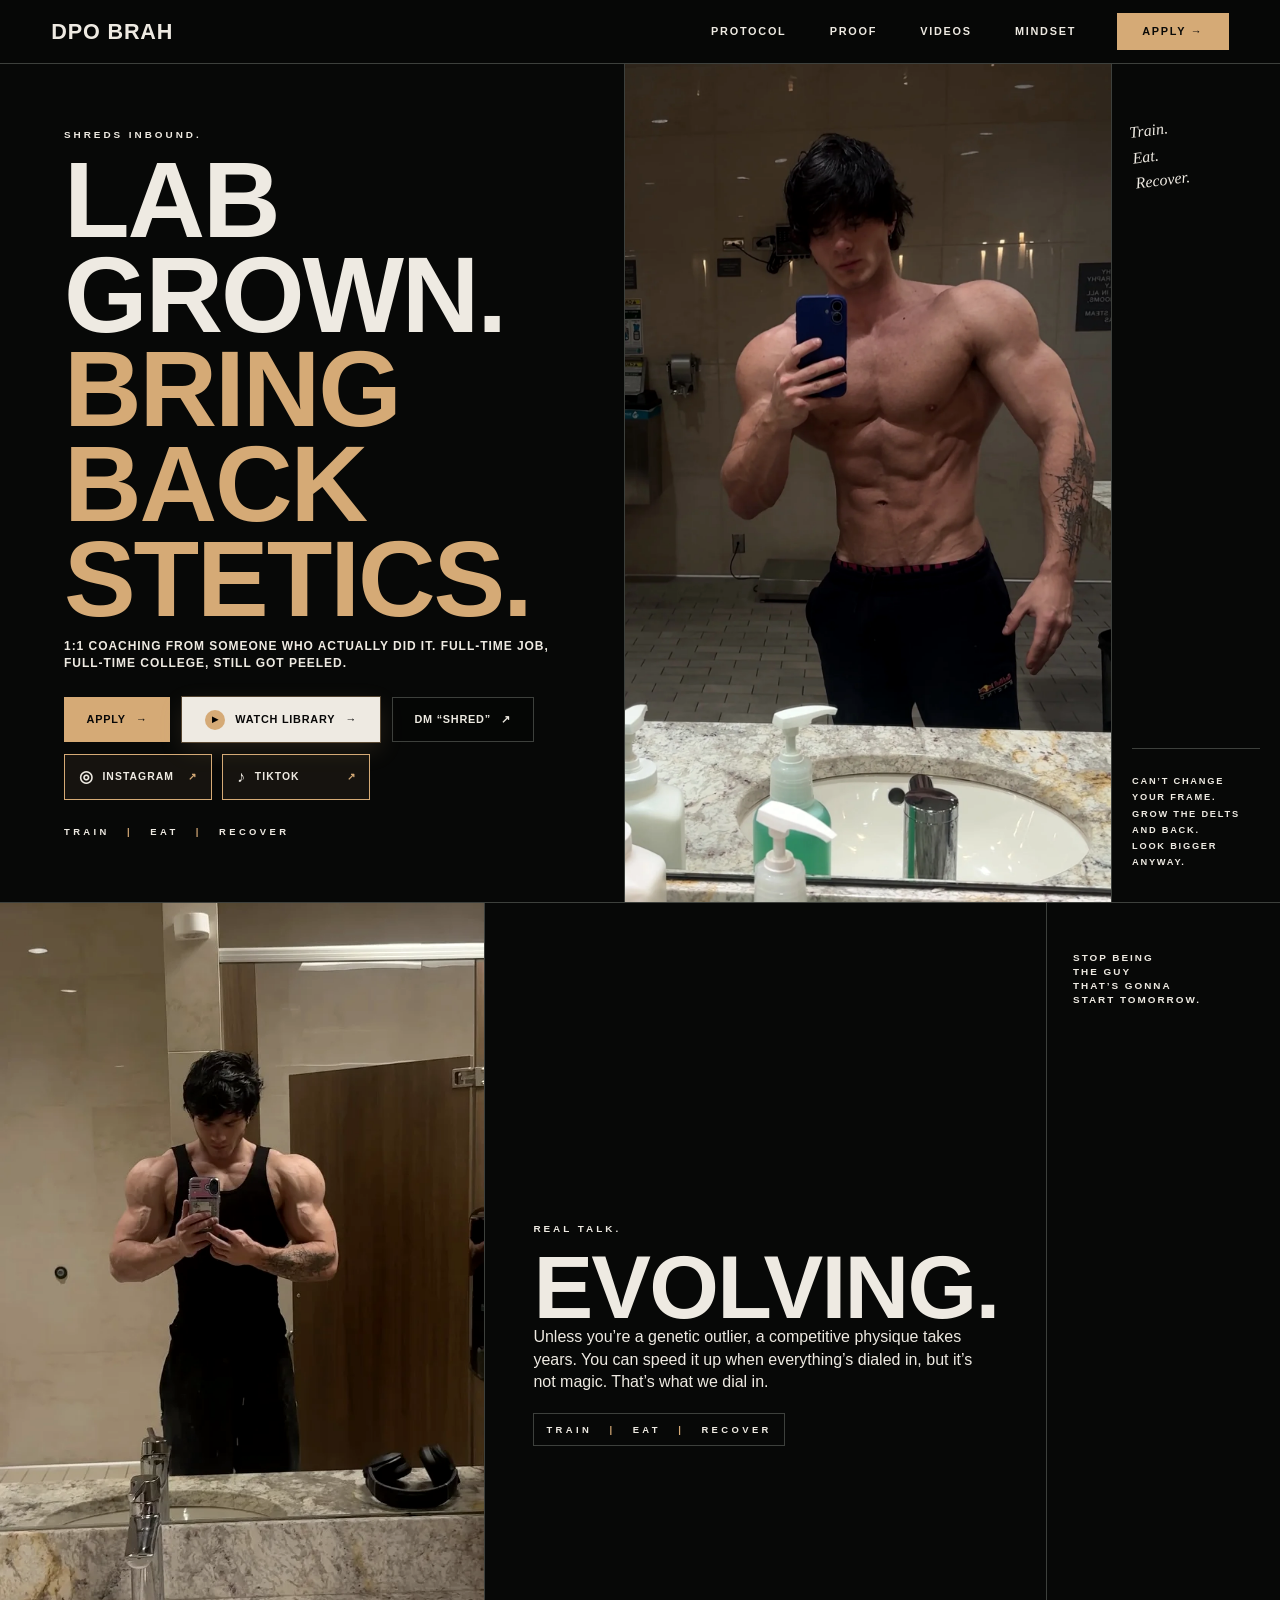
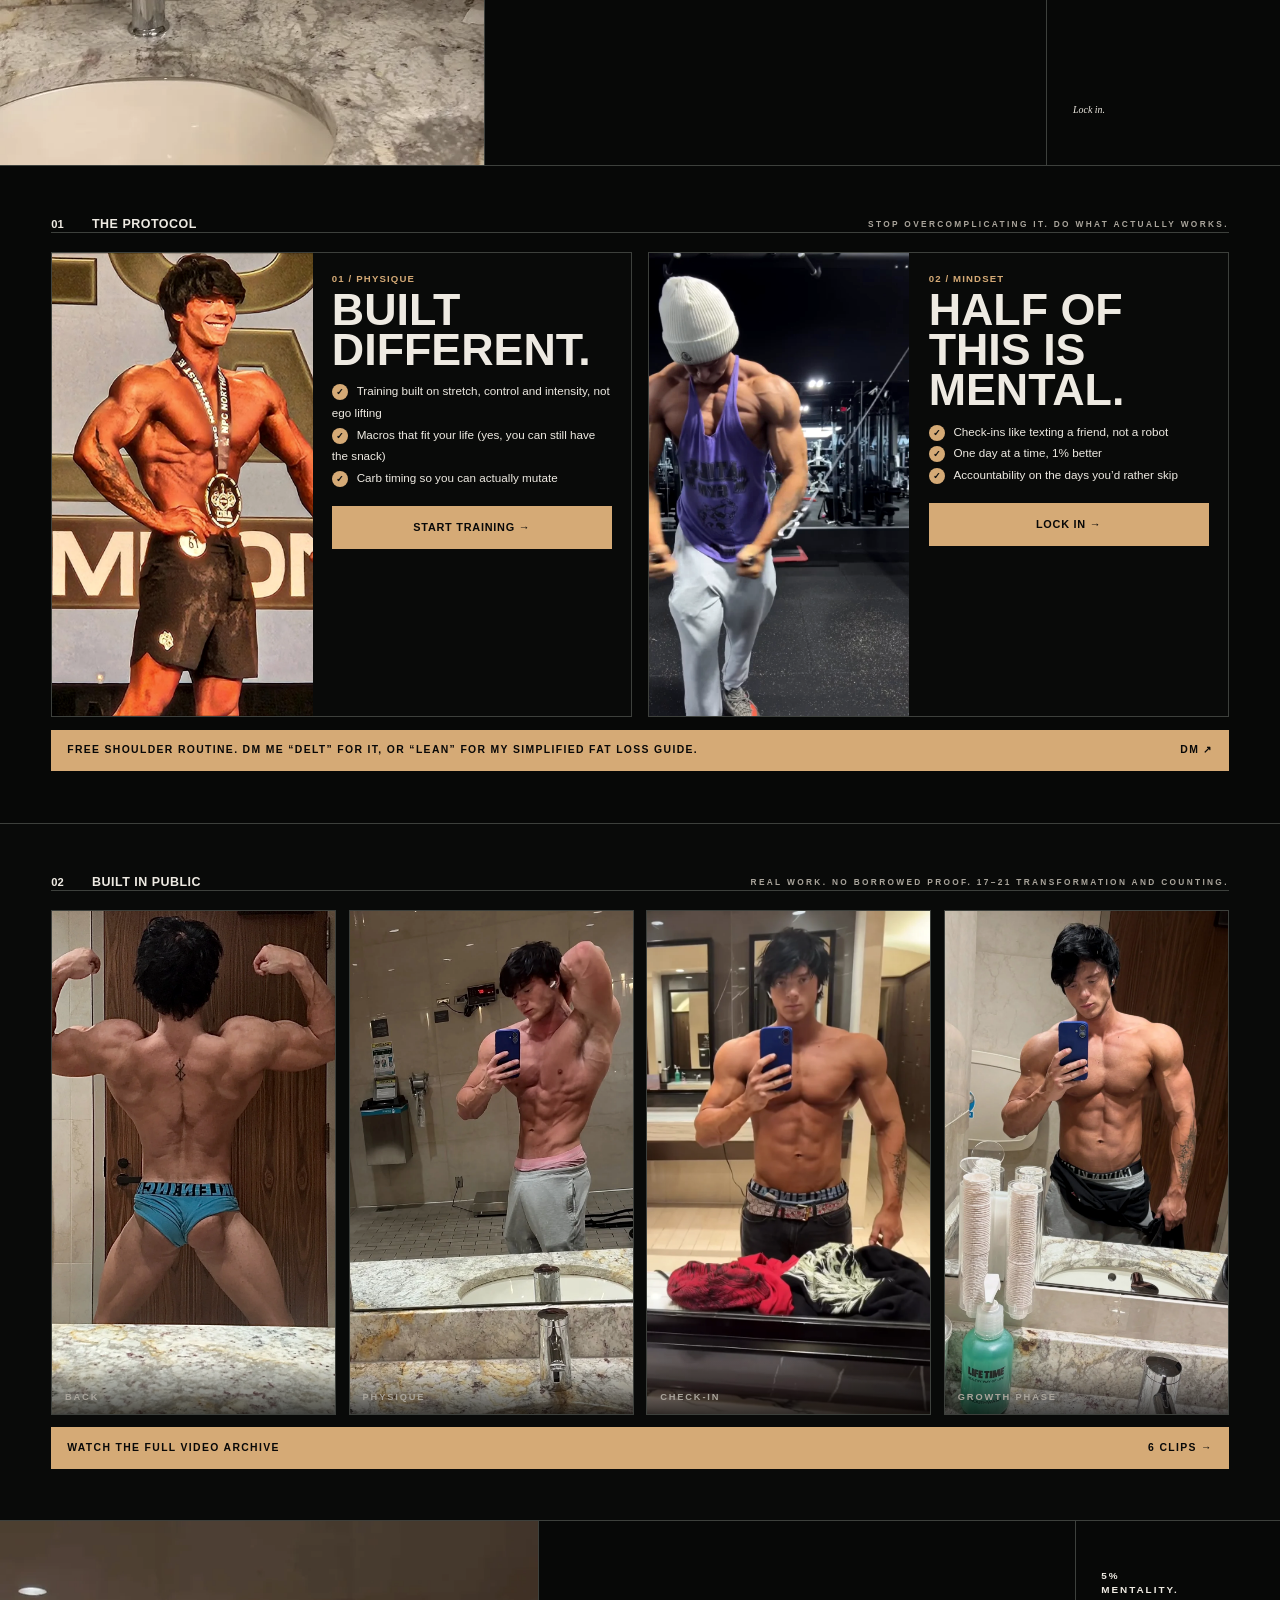
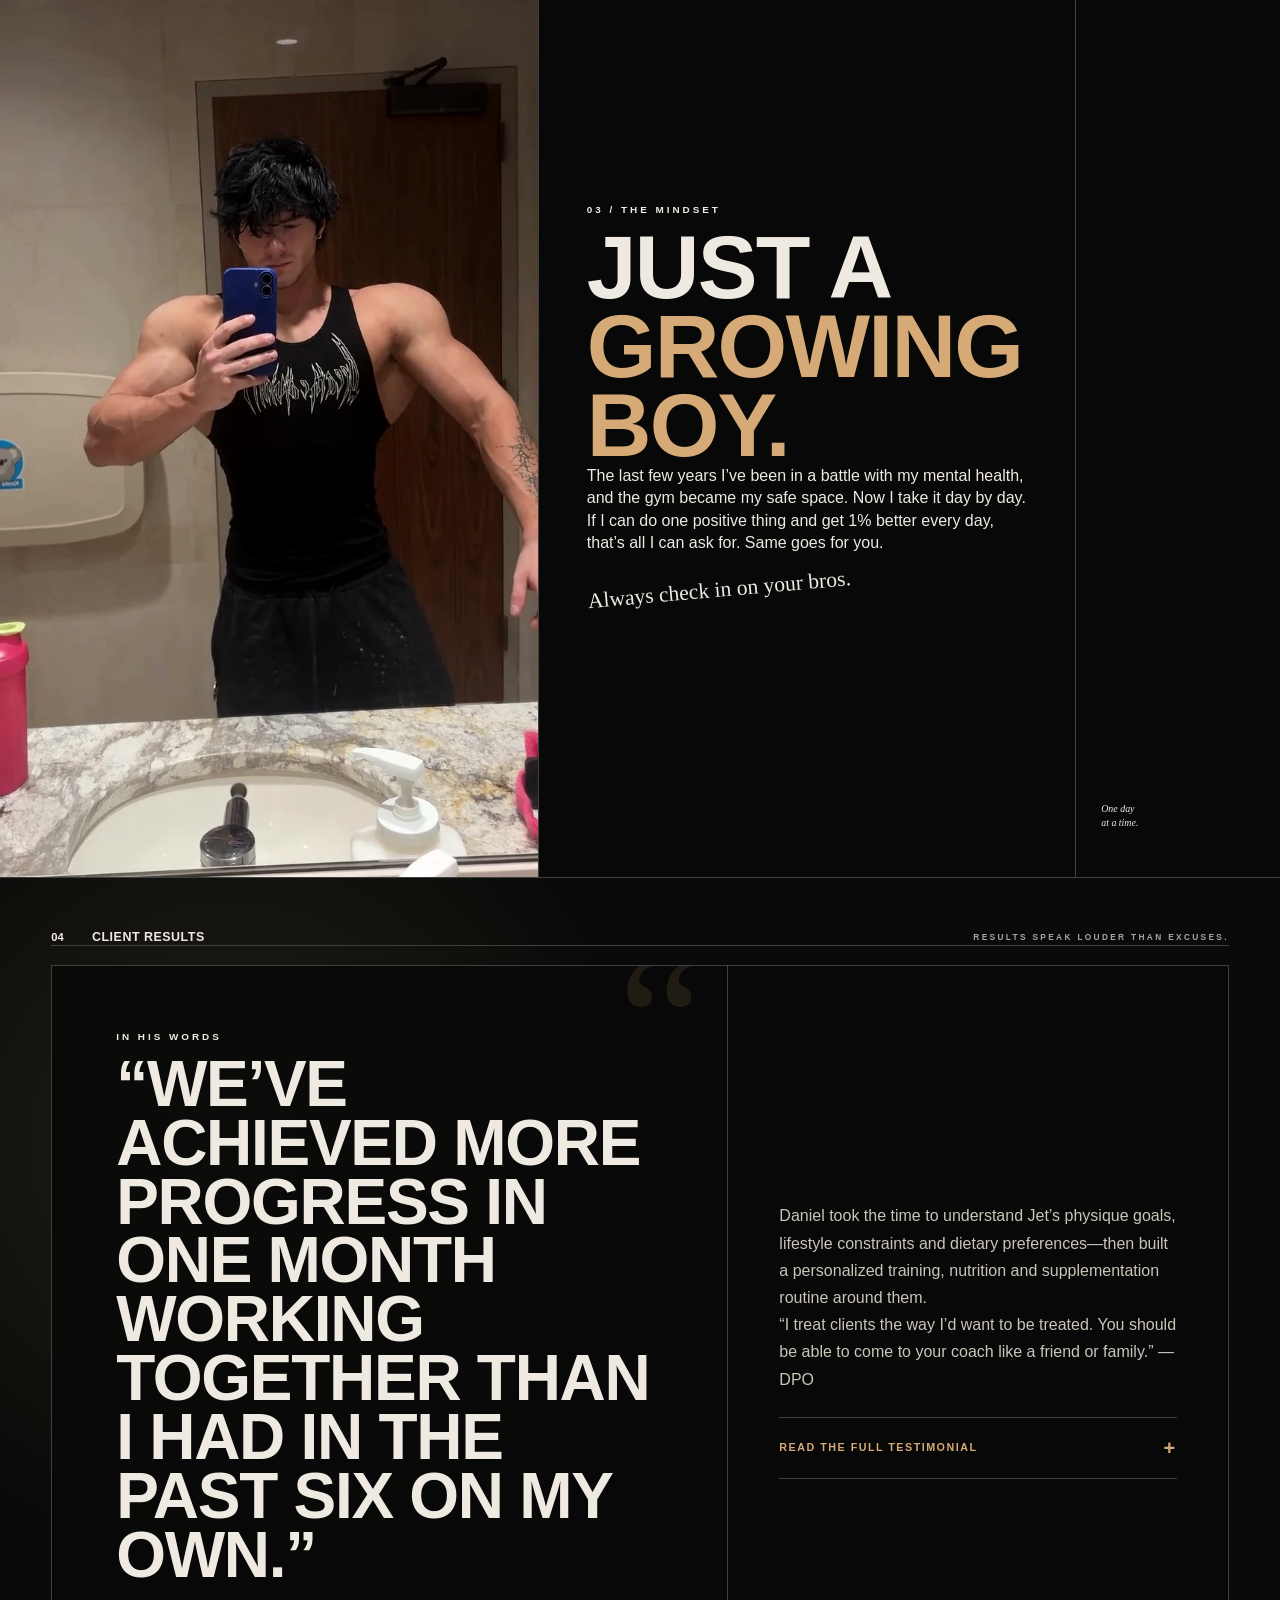
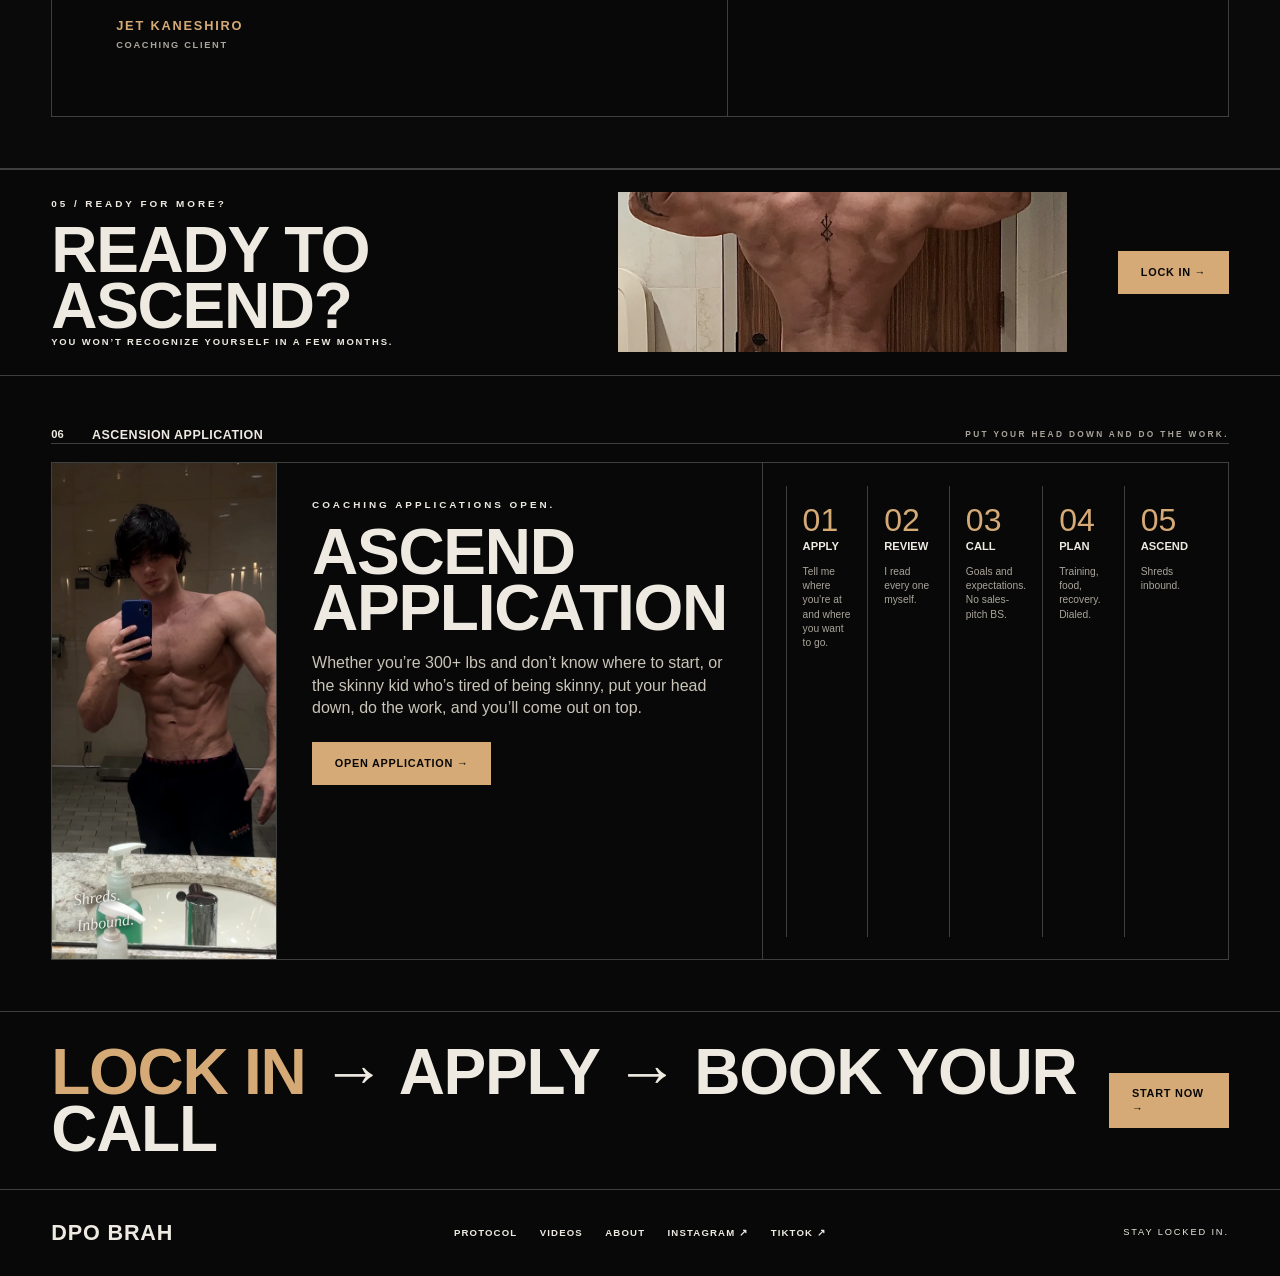
<file: index.html>
<!doctype html>
<html lang="en">
  <head>
    <meta charset="utf-8" />
    <meta name="viewport" content="width=device-width, initial-scale=1" />
    <meta name="description" content="DPO Brah — 1:1 online physique coaching. Training, food and recovery, dialed in. DM SHRED or apply." />
    <title>DPO Brah | 1:1 Coaching | Bring Back Stetics</title>
    <link rel="icon" href="favicon.svg" type="image/svg+xml" />
    <link rel="stylesheet" href="styles.css" />
    <script src="app.js" defer></script>
  </head>
  <body>
    <a class="skip-link" href="#main">Skip to content</a>
    <header class="site-header" data-header>
      <a class="wordmark" href="index.html" aria-label="DPO Brah home">DPO BRAH</a>
      <button class="menu-toggle" type="button" aria-expanded="false" aria-controls="site-nav" data-menu-toggle>Menu</button>
      <nav class="site-nav" id="site-nav" aria-label="Primary navigation" data-nav>
        <a href="#protocol">Protocol</a><a href="#proof">Proof</a><a href="videos.html">Videos</a><a href="#mindset">Mindset</a>
        <a class="nav-cta" href="/apply">Apply <span>→</span></a>
      </nav>
    </header>

    <main id="main">
      <section class="hero poster-grid" aria-labelledby="hero-title">
        <div class="hero-copy">
          <p class="kicker">shreds inbound.</p>
          <h1 id="hero-title">Lab grown.<br /><span>bring back stetics.</span></h1>
          <p class="hero-line">1:1 coaching from someone who actually did it. Full-time job, full-time college, still got peeled.</p>
          <div class="hero-actions">
            <a class="button button-primary" href="/apply">Apply <span>→</span></a>
            <a class="button button-library" href="/videos"><i class="play-dot">▶</i> Watch library <span>→</span></a>
            <a class="button button-ghost" href="https://ig.me/m/dpo_brah" target="_blank" rel="noopener noreferrer">DM “SHRED” <span>↗</span></a>
          </div>
          <nav class="social-links" aria-label="DPO Brah social media">
            <a href="https://www.instagram.com/dpo_brah/" target="_blank" rel="noopener noreferrer"><span aria-hidden="true">◎</span> Instagram <b>↗</b></a>
            <a href="https://www.tiktok.com/discover/dpo_brah" target="_blank" rel="noopener noreferrer"><span aria-hidden="true">♪</span> TikTok <b>↗</b></a>
          </nav>
          <p class="axis">Train <b>|</b> Eat <b>|</b> Recover</p>
        </div>
        <figure class="hero-media hero-photo">
          <img src="assets/images/homepage/dpo-physique.webp" alt="DPO taking a shirtless mirror portrait." fetchpriority="high" />
        </figure>
        <aside class="hero-note"><em>Train.<br />Eat.<br />Recover.</em><p>Can’t change your frame.<br />Grow the delts and back.<br />Look bigger anyway.</p></aside>
      </section>

      <section class="manifesto band-grid" aria-label="DPO philosophy">
        <figure><img src="assets/images/homepage/dpo-hero.webp" alt="DPO taking a mirror portrait in a black tank." loading="lazy" /></figure>
        <div><p class="kicker">Real talk.</p><h2>Evolving.</h2><p>Unless you’re a genetic outlier, a competitive physique takes years. You can speed it up when everything’s dialed in, but it’s not magic. That’s what we dial in.</p><p class="axis boxed">Train <b>|</b> Eat <b>|</b> Recover</p></div>
        <aside><strong>Stop being<br />the guy<br />that’s gonna<br />start tomorrow.</strong><em>Lock in.</em></aside>
      </section>

      <section class="section compact" id="protocol" aria-labelledby="protocol-title">
        <div class="section-bar"><b>01</b><h2 id="protocol-title">The protocol</h2><span>Stop overcomplicating it. Do what actually works.</span></div>
        <div class="protocol-grid">
          <article class="protocol-card">
            <img src="assets/images/homepage/dpo-competition.webp" alt="DPO on a bodybuilding competition stage." loading="lazy" />
            <div><p class="card-no">01 / PHYSIQUE</p><h3>Built different.</h3><ul><li>Training built on stretch, control and intensity, not ego lifting</li><li>Macros that fit your life (yes, you can still have the snack)</li><li>Carb timing so you can actually mutate</li></ul><a class="button button-primary" href="/apply">Start training →</a></div>
          </article>
          <article class="protocol-card">
            <img src="assets/images/homepage/dpo-gym-session.webp" alt="DPO training cable flyes in the gym." loading="lazy" />
            <div><p class="card-no">02 / MINDSET</p><h3>Half of this is mental.</h3><ul><li>Check-ins like texting a friend, not a robot</li><li>One day at a time, 1% better</li><li>Accountability on the days you’d rather skip</li></ul><a class="button button-primary" href="/apply">Lock in →</a></div>
          </article>
        </div>
        <a class="archive-strip" href="https://ig.me/m/dpo_brah" target="_blank" rel="noopener noreferrer"><span>Free shoulder routine. DM me “DELT” for it, or “LEAN” for my simplified fat loss guide.</span><b>DM ↗</b></a>
      </section>

      <section class="section compact proof" id="proof" aria-labelledby="proof-title">
        <div class="section-bar"><b>02</b><h2 id="proof-title">Built in public</h2><span>Real work. No borrowed proof. 17–21 transformation and counting.</span></div>
        <div class="proof-grid">
          <figure><img src="assets/images/homepage/dpo-back.webp" alt="DPO showing back development." loading="lazy" /><figcaption>Back</figcaption></figure>
          <figure><img src="assets/images/homepage/dpo-aesthetic.webp" alt="DPO posing with one arm overhead." loading="lazy" /><figcaption>Physique</figcaption></figure>
          <figure><img src="assets/images/homepage/dpo-check-in.webp" alt="DPO taking a shirtless mirror check-in." loading="lazy" /><figcaption>Check-in</figcaption></figure>
          <figure><img src="assets/images/homepage/dpo-detail.webp" alt="DPO taking a front mirror portrait." loading="lazy" /><figcaption>Growth phase</figcaption></figure>
        </div>
        <a class="archive-strip" href="videos.html"><span>Watch the full video archive</span><b>6 clips →</b></a>
      </section>

      <section class="mindset band-grid" id="mindset" aria-labelledby="mindset-title">
        <figure><img src="assets/images/homepage/dpo-black-tank.webp" alt="DPO taking a mirror portrait in a black tank." loading="lazy" /></figure>
        <div><p class="kicker">03 / The mindset</p><h2 id="mindset-title">Just a<br /><span>growing boy.</span></h2><p>The last few years I’ve been in a battle with my mental health, and the gym became my safe space. Now I take it day by day. If I can do one positive thing and get 1% better every day, that’s all I can ask for. Same goes for you.</p><em class="signature">Always check in on your bros.</em></div>
        <aside><strong>5%<br />mentality.</strong><em>One day<br />at a time.</em></aside>
      </section>

      <section class="section client-results" id="client-results" aria-labelledby="client-results-title">
        <div class="section-bar"><b>04</b><h2 id="client-results-title">Client results</h2><span>Results speak louder than excuses.</span></div>
        <article class="testimonial-panel">
          <div class="testimonial-feature">
            <p class="kicker">In his words</p>
            <blockquote>
              <p>“We’ve achieved more progress in one month working together than I had in the past six on my own.”</p>
            </blockquote>
            <p class="testimonial-name">Jet Kaneshiro</p>
            <p class="testimonial-role">Coaching client</p>
          </div>
          <div class="testimonial-support">
            <p>Daniel took the time to understand Jet’s physique goals, lifestyle constraints and dietary preferences—then built a personalized training, nutrition and supplementation routine around them.</p>
            <p>“I treat clients the way I’d want to be treated. You should be able to come to your coach like a friend or family.” — DPO</p>
            <details class="testimonial-details">
              <summary>Read the full testimonial <span aria-hidden="true">+</span></summary>
              <div>
                <p>When I first hired Daniel (dpo) as my coach, I was a little skeptical. I’ve never worked with a coach before, and I’ve heard of others having negative experiences with coaches underdelivering. However, after a little over a month working together, I am happy to report that I have absolutely zero regrets.</p>
                <p>From day one, dpo has been extremely professional and responsive, and we’ve achieved more progress in one month working together than I had in the past six on my own. He went to great lengths to gain a comprehensive understanding of my physique goals, lifestyle constraints, and dietary preferences to create a personalized diet, training, and supplementation routine. Dpo was happy to explain the logic behind any of the choices he made, and whenever I had any questions, of which there were many, the longest I’d usually have to wait for a response was an hour.</p>
                <p>All things considered, I would 100% recommend any prospective clients to hire dpo as a coach.</p>
              </div>
            </details>
          </div>
        </article>
      </section>

      <section class="ready-band">
        <div><p class="kicker">05 / Ready for more?</p><h2>Ready to ascend?</h2><p>You won’t recognize yourself in a few months.</p></div>
        <img src="assets/images/homepage/dpo-back.webp" alt="" loading="lazy" />
        <a class="button button-primary" href="/apply">Lock in →</a>
      </section>

      <section class="section application" id="ascend" aria-labelledby="ascend-title">
        <div class="section-bar"><b>06</b><h2 id="ascend-title">Ascension application</h2><span>Put your head down and do the work.</span></div>
        <div class="application-grid">
          <figure><img src="assets/images/homepage/dpo-physique.webp" alt="DPO physique portrait." loading="lazy" /><em>Shreds.<br />Inbound.</em></figure>
          <div class="application-copy"><p class="kicker">Coaching applications open.</p><h3>Ascend<br />application</h3><p>Whether you’re 300+ lbs and don’t know where to start, or the skinny kid who’s tired of being skinny, put your head down, do the work, and you’ll come out on top.</p><a class="button button-primary" href="/apply">Open application →</a></div>
          <ol class="process"><li><b>01</b><span>Apply</span><small>Tell me where you’re at and where you want to go.</small></li><li><b>02</b><span>Review</span><small>I read every one myself.</small></li><li><b>03</b><span>Call</span><small>Goals and expectations. No sales-pitch BS.</small></li><li><b>04</b><span>Plan</span><small>Training, food, recovery. Dialed.</small></li><li><b>05</b><span>Ascend</span><small>Shreds inbound.</small></li></ol>
        </div>
      </section>

      <section class="final-cta"><h2><span>Lock in</span> → Apply → Book your call</h2><a class="button button-primary" href="/apply">Start now →</a></section>
    </main>

    <footer class="site-footer"><a class="wordmark" href="index.html">DPO BRAH</a><nav><a href="#protocol">Protocol</a><a href="videos.html">Videos</a><a href="#mindset">About</a><a href="https://www.instagram.com/dpo_brah/" target="_blank" rel="noopener noreferrer">Instagram ↗</a><a href="https://www.tiktok.com/discover/dpo_brah" target="_blank" rel="noopener noreferrer">TikTok ↗</a></nav><p>Stay locked in.</p></footer>
  </body>
</html>
</file>
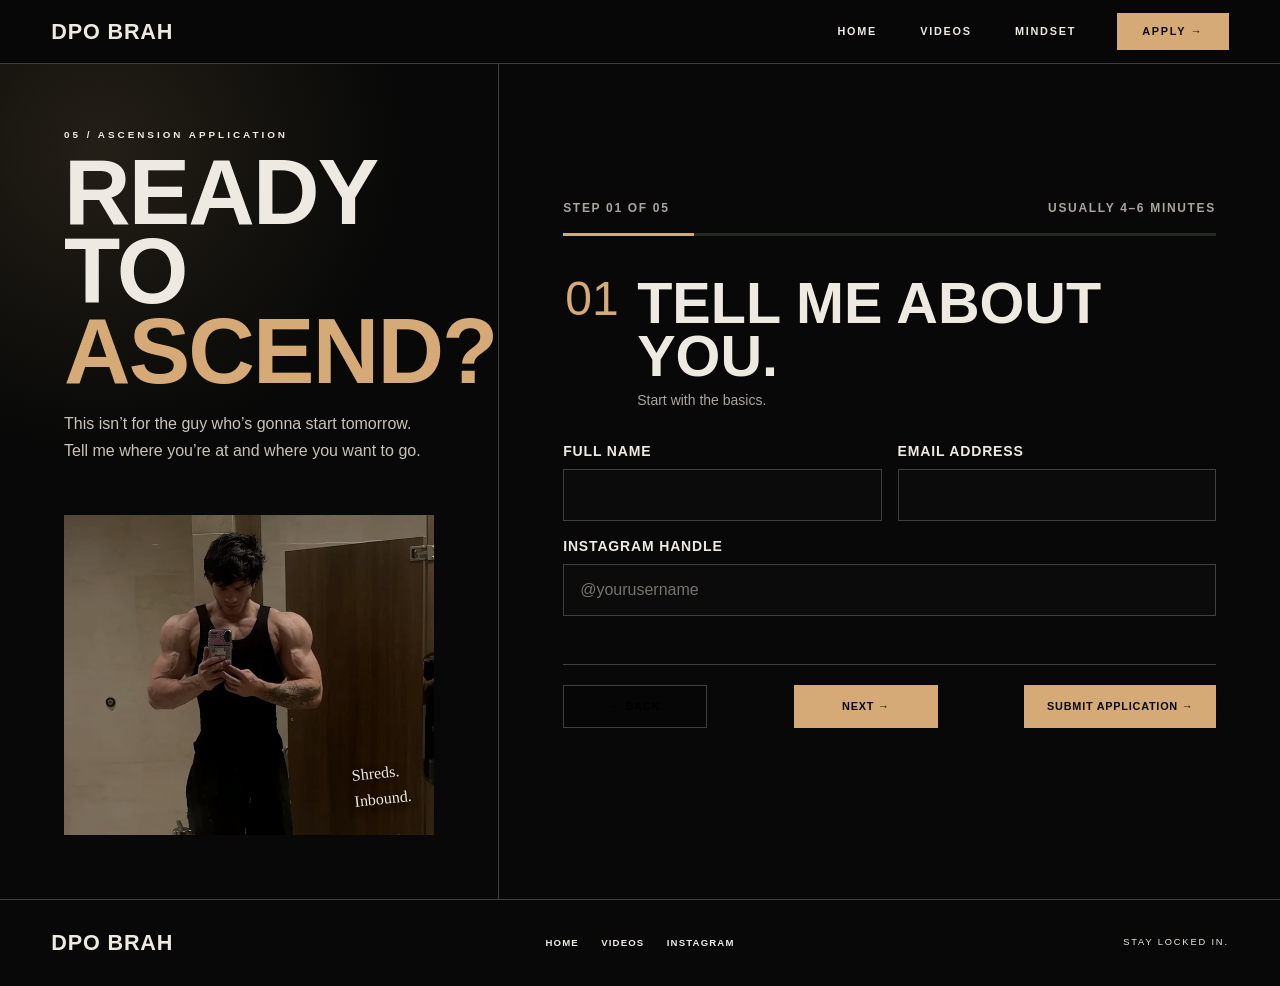
<file: apply.html>
<!doctype html>
<html lang="en">
  <head>
    <meta charset="utf-8" />
    <meta name="viewport" content="width=device-width, initial-scale=1" />
    <meta name="description" content="Apply for DPO Brah lifestyle coaching." />
    <title>Ascend Application — DPO Brah</title>
    <link rel="icon" href="favicon.svg" type="image/svg+xml" />
    <link rel="stylesheet" href="styles.css" />
    <script src="app.js" defer></script>
  </head>
  <body class="application-page">
    <a class="skip-link" href="#main">Skip to application</a>
    <header class="site-header" data-header>
      <a class="wordmark" href="index.html" aria-label="DPO Brah home">DPO BRAH</a>
      <button class="menu-toggle" type="button" aria-expanded="false" aria-controls="site-nav" data-menu-toggle>Menu</button>
      <nav class="site-nav" id="site-nav" aria-label="Primary navigation" data-nav>
        <a href="index.html">Home</a><a href="videos.html">Videos</a><a href="index.html#mindset">Mindset</a><a class="nav-cta" aria-current="page" href="/apply">Apply <span>→</span></a>
      </nav>
    </header>

    <main id="main" class="apply-layout">
      <aside class="apply-intro">
        <p class="kicker">05 / Ascension application</p>
        <h1>Ready to<br /><span>ascend?</span></h1>
        <p>This isn’t for the guy who’s gonna start tomorrow. Tell me where you’re at and where you want to go.</p>
        <div class="apply-photo"><img src="assets/images/homepage/dpo-hero.webp" alt="DPO taking a gym mirror portrait in a black tank." /><em>Shreds.<br />Inbound.</em></div>
      </aside>

      <section class="form-shell" aria-labelledby="form-title">
        <div class="form-topline"><span id="step-label">Step 01 of 05</span><span>Usually 4–6 minutes</span></div>
        <div class="form-progress" aria-hidden="true"><span data-progress></span></div>

        <form name="ascension-application" method="POST" action="/thank-you" data-netlify="true" netlify-honeypot="bot-field" data-application-form>
          <input type="hidden" name="form-name" value="ascension-application" />
          <input type="hidden" name="subject" value="New DPO Brah coaching application" />
          <p class="honeypot"><label>Do not fill this out: <input name="bot-field" /></label></p>

          <fieldset class="form-step is-active" data-step="0">
            <legend><span>01</span><strong id="form-title">Tell me about you.</strong><small>Start with the basics.</small></legend>
            <div class="field-grid two-col">
              <label>Full name <input type="text" name="full-name" autocomplete="name" required /></label>
              <label>Email address <input type="email" name="email" autocomplete="email" required /></label>
            </div>
            <label>Instagram handle <input type="text" name="instagram" autocomplete="off" placeholder="@yourusername" /></label>
          </fieldset>

          <fieldset class="form-step" data-step="1" hidden>
            <legend><span>02</span><strong>Define the target.</strong><small>What are we building toward?</small></legend>
            <label>Primary goal
              <select name="primary-goal" required><option value="">Select one</option><option>Build muscle</option><option>Lose body fat</option><option>Body recomposition</option><option>Improve training structure</option><option>Build better habits</option><option>Competition preparation</option><option>Other</option></select>
            </label>
            <label>What would a successful transformation look like for you? <textarea name="desired-outcome" rows="4" required></textarea></label>
            <label>Preferred timeframe
              <select name="timeframe" required><option value="">Select one</option><option>Next 8–12 weeks</option><option>Next 3–6 months</option><option>Next 6–12 months</option><option>Long-term lifestyle change</option></select>
            </label>
          </fieldset>

          <fieldset class="form-step" data-step="2" hidden>
            <legend><span>03</span><strong>Show me the baseline.</strong><small>Where are you starting?</small></legend>
            <label>Training experience
              <select name="training-experience" required><option value="">Select one</option><option>New — less than 1 year</option><option>Developing — 1 to 3 years</option><option>Experienced — 3 to 5 years</option><option>Advanced — more than 5 years</option></select>
            </label>
            <label>Describe your current training routine. <textarea name="current-routine" rows="4" required></textarea></label>
            <label>Anything that currently affects your ability to train? <textarea name="limitations" rows="3" placeholder="Optional — share only what is relevant to coaching"></textarea></label>
          </fieldset>

          <fieldset class="form-step" data-step="3" hidden>
            <legend><span>04</span><strong>Audit the lifestyle.</strong><small>The work outside the gym counts.</small></legend>
            <label>How many days per week can you consistently train?
              <select name="weekly-availability" required><option value="">Select one</option><option>2 days</option><option>3 days</option><option>4 days</option><option>5 days</option><option>6 or more days</option></select>
            </label>
            <div class="choice-field"><span>How consistent is your nutrition right now?</span>
              <label><input type="radio" name="nutrition-consistency" value="Needs structure" required /> Needs structure</label>
              <label><input type="radio" name="nutrition-consistency" value="Somewhat consistent" /> Somewhat consistent</label>
              <label><input type="radio" name="nutrition-consistency" value="Highly consistent" /> Highly consistent</label>
            </div>
          </fieldset>

          <fieldset class="form-step" data-step="4" hidden>
            <legend><span>05</span><strong>Make the decision.</strong><small>Why now?</small></legend>
            <label>Why are you ready to make this change now? <textarea name="why-now" rows="5" required></textarea></label>
            <label>How ready are you to follow a structured plan?
              <select name="coaching-readiness" required><option value="">Select one</option><option>Ready to start now</option><option>Ready within the next month</option><option>Still exploring my options</option></select>
            </label>
            <label class="agreement"><input type="checkbox" name="commitment" value="I agree" required /><span>I understand that results require consistent effort and honest communication.</span></label>
            <p class="privacy-note">Your answers are used only to review your coaching application. Do not include private medical or financial information.</p>
          </fieldset>

          <div class="form-actions">
            <button class="button button-ghost form-back" type="button" data-form-back hidden>← Back</button>
            <button class="button button-primary form-next" type="button" data-form-next>Next →</button>
            <button class="button button-primary form-submit" type="submit" data-form-submit hidden>Submit application →</button>
          </div>
          <p class="form-error" role="alert" data-form-error></p>
        </form>
      </section>
    </main>

    <footer class="site-footer"><a class="wordmark" href="index.html">DPO BRAH</a><nav><a href="index.html">Home</a><a href="videos.html">Videos</a><a href="https://www.instagram.com/dpo_brah/" target="_blank" rel="noreferrer">Instagram</a></nav><p>Stay locked in.</p></footer>
  </body>
</html>
</file>
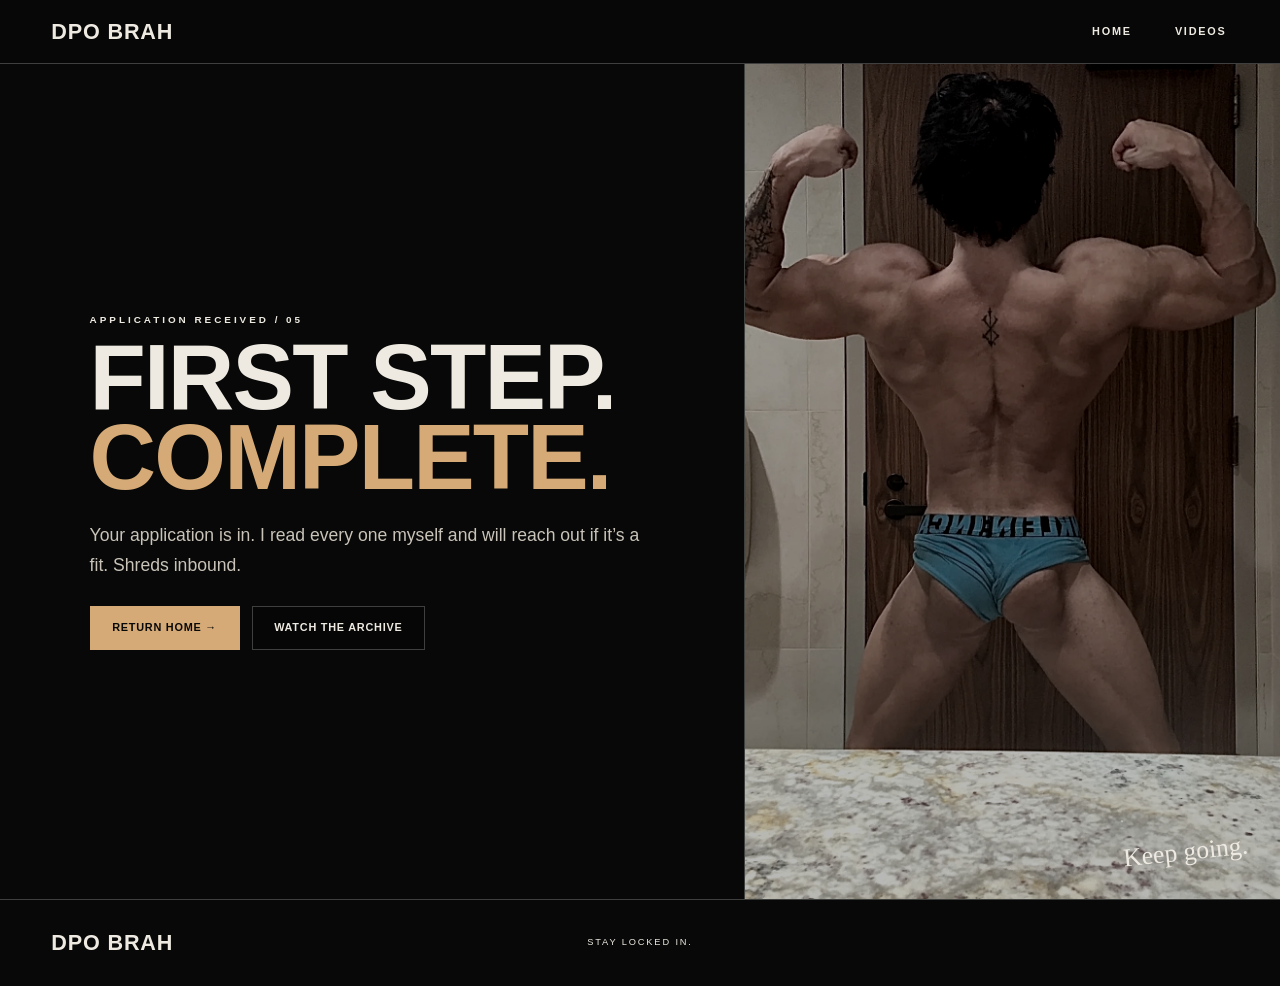
<file: thank-you.html>
<!doctype html>
<html lang="en">
  <head>
    <meta charset="utf-8" />
    <meta name="viewport" content="width=device-width, initial-scale=1" />
    <meta name="description" content="Your DPO Brah coaching application has been received." />
    <title>Application Received — DPO Brah</title>
    <link rel="icon" href="favicon.svg" type="image/svg+xml" />
    <link rel="stylesheet" href="styles.css" />
    <script src="app.js" defer></script>
  </head>
  <body class="thank-you-page">
    <header class="site-header"><a class="wordmark" href="index.html" aria-label="DPO Brah home">DPO BRAH</a><nav class="site-nav" aria-label="Primary navigation"><a href="index.html">Home</a><a href="videos.html">Videos</a></nav></header>
    <main id="main" class="thank-you-shell">
      <div class="thank-you-copy"><p class="kicker">Application received / 05</p><h1>First step.<br /><span>Complete.</span></h1><p>Your application is in. I read every one myself and will reach out if it’s a fit. Shreds inbound.</p><div class="hero-actions"><a class="button button-primary" href="index.html">Return home →</a><a class="button button-ghost" href="videos.html">Watch the archive</a></div></div>
      <figure><img src="assets/images/homepage/dpo-back.webp" alt="DPO showing back development." /><em>Keep going.</em></figure>
    </main>
    <footer class="site-footer"><a class="wordmark" href="index.html">DPO BRAH</a><p>Stay locked in.</p></footer>
  </body>
</html>
</file>
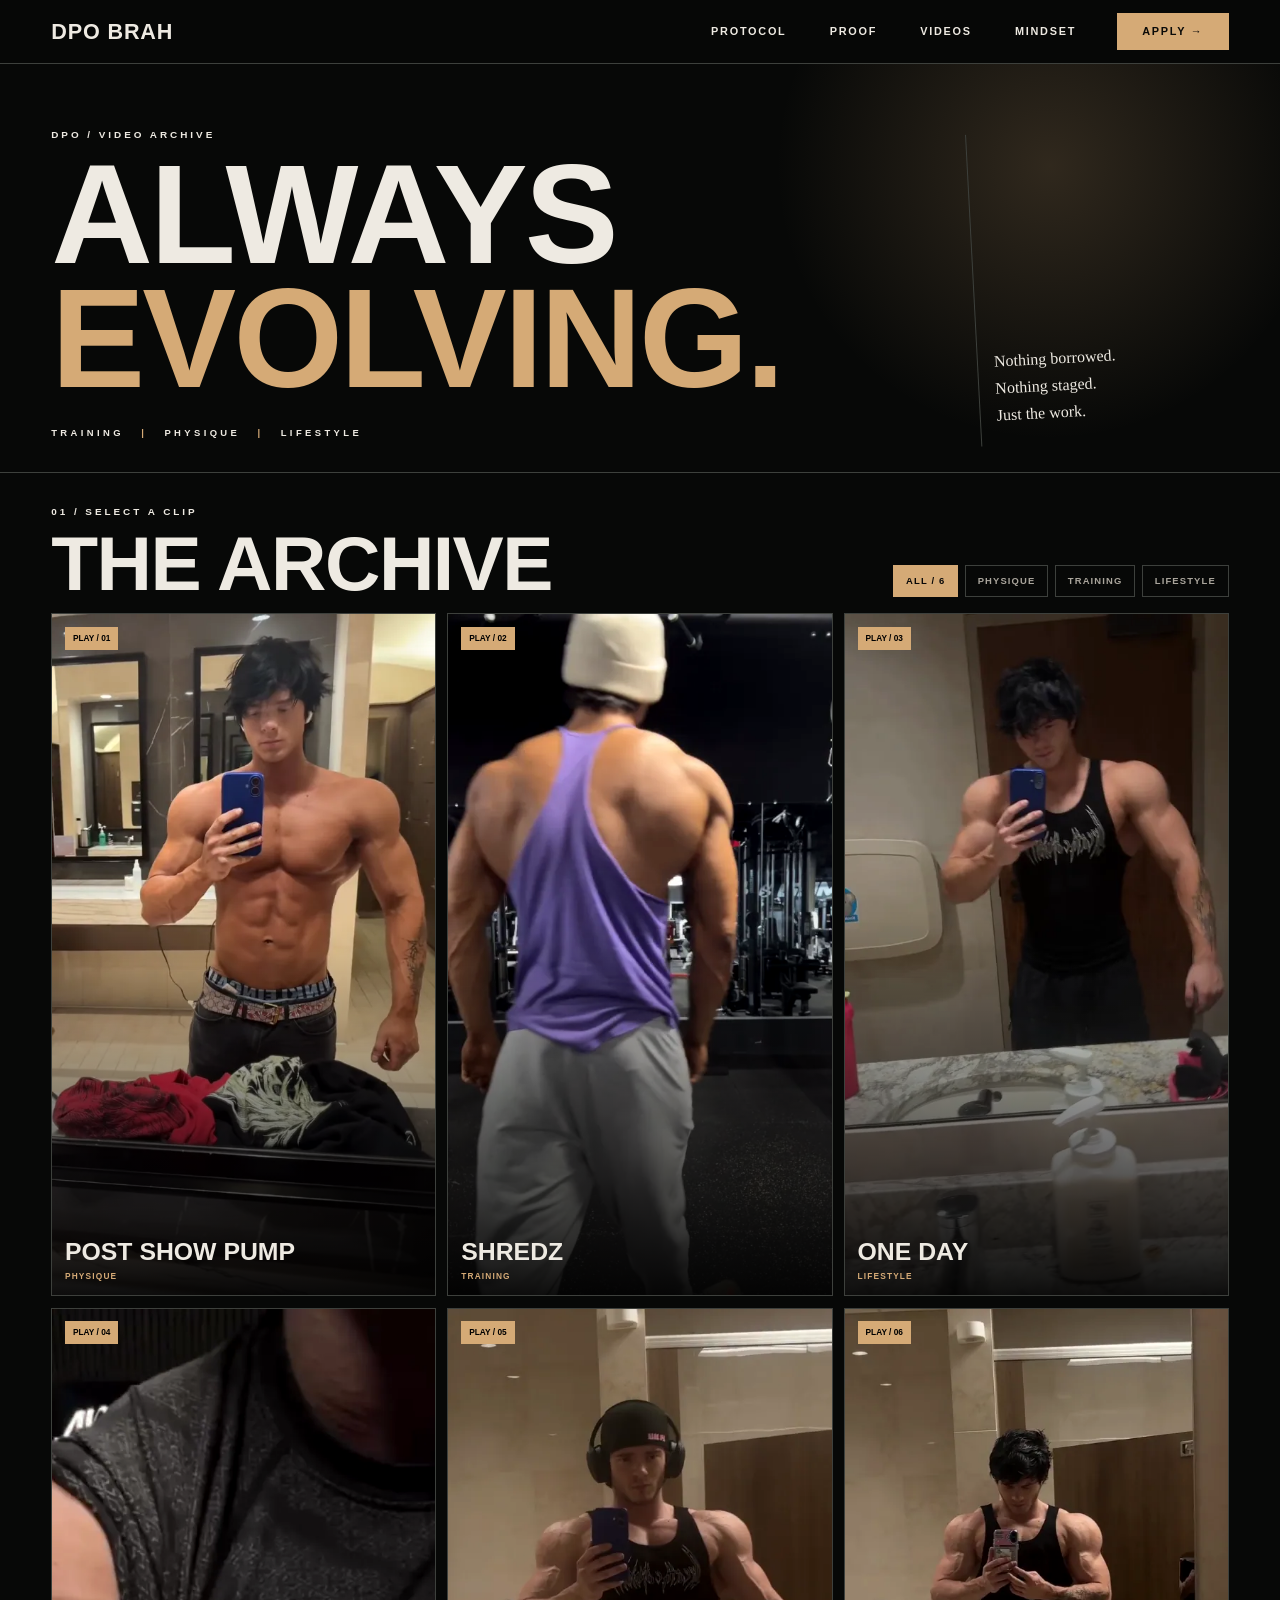
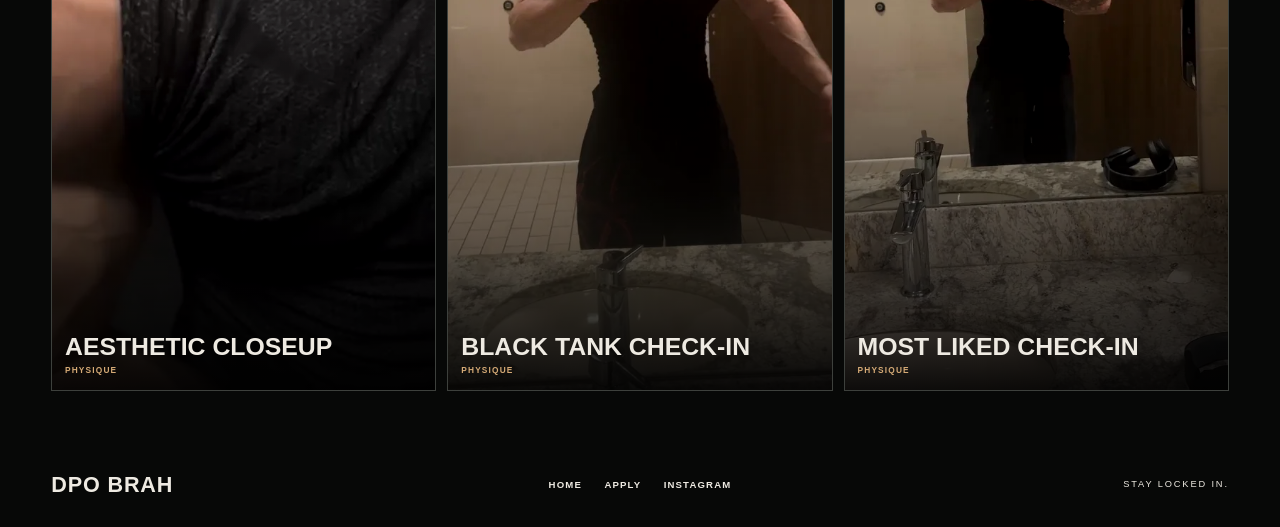
<file: videos.html>
<!doctype html>
<html lang="en">
  <head>
    <meta charset="utf-8" />
    <meta name="viewport" content="width=device-width, initial-scale=1" />
    <meta name="description" content="The DPO Brah video archive — training, physique and lifestyle clips." />
    <title>Videos — DPO Brah</title>
    <link rel="icon" href="favicon.svg" type="image/svg+xml" />
    <link rel="stylesheet" href="styles.css" />
    <script src="app.js" defer></script>
  </head>
  <body class="videos-page">
    <a class="skip-link" href="#main">Skip to content</a>
    <header class="site-header" data-header>
      <a class="wordmark" href="index.html" aria-label="DPO Brah home">DPO BRAH</a>
      <button class="menu-toggle" type="button" aria-expanded="false" aria-controls="site-nav" data-menu-toggle>Menu</button>
      <nav class="site-nav" id="site-nav" aria-label="Primary navigation" data-nav>
        <a href="index.html#protocol">Protocol</a><a href="index.html#proof">Proof</a><a aria-current="page" href="videos.html">Videos</a><a href="index.html#mindset">Mindset</a><a class="nav-cta" href="/apply">Apply <span>→</span></a>
      </nav>
    </header>

    <main id="main">
      <section class="archive-hero">
        <div><p class="kicker">DPO / Video archive</p><h1>Always<br /><span>evolving.</span></h1><p class="axis">Training <b>|</b> Physique <b>|</b> Lifestyle</p></div>
        <aside>Nothing borrowed.<br />Nothing staged.<br />Just the work.</aside>
      </section>

      <section class="archive section" aria-labelledby="archive-title">
        <div class="archive-toolbar">
          <div><p class="kicker">01 / Select a clip</p><h2 id="archive-title">The archive</h2></div>
          <div class="filters" aria-label="Filter videos" data-filters>
            <button class="filter is-active" type="button" data-filter="all" aria-pressed="true">All / 6</button>
            <button class="filter" type="button" data-filter="physique" aria-pressed="false">Physique</button>
            <button class="filter" type="button" data-filter="training" aria-pressed="false">Training</button>
            <button class="filter" type="button" data-filter="lifestyle" aria-pressed="false">Lifestyle</button>
          </div>
        </div>
        <div class="video-grid" data-video-grid>
          <button class="video-card" type="button" data-category="physique" data-video="assets/videos/post-show-pump.mp4" data-poster="assets/images/video-posters/post-show-pump.webp" data-title="Post Show Pump" data-instagram="https://www.instagram.com/p/DRdszuwDgYT/"><img src="assets/images/video-posters/post-show-pump.webp" alt="Preview of Post Show Pump" loading="lazy" /><span class="video-overlay"><span class="play-mark">Play / 01</span><strong>Post Show Pump</strong><small>Physique</small></span></button>
          <button class="video-card" type="button" data-category="training" data-video="assets/videos/shredz.mp4" data-poster="assets/images/video-posters/shredz.webp" data-title="Shredz" data-instagram="https://www.instagram.com/p/DWe0x14kTkm/"><img src="assets/images/video-posters/shredz.webp" alt="Preview of Shredz" loading="lazy" /><span class="video-overlay"><span class="play-mark">Play / 02</span><strong>Shredz</strong><small>Training</small></span></button>
          <button class="video-card" type="button" data-category="lifestyle" data-video="assets/videos/one-day.mp4" data-poster="assets/images/video-posters/one-day.webp" data-title="One Day" data-instagram="https://www.instagram.com/p/DbMWE4UuBz9/"><img src="assets/images/video-posters/one-day.webp" alt="Preview of One Day" loading="lazy" /><span class="video-overlay"><span class="play-mark">Play / 03</span><strong>One Day</strong><small>Lifestyle</small></span></button>
          <button class="video-card" type="button" data-category="physique" data-video="assets/videos/aesthetic-closeup.mp4" data-poster="assets/images/video-posters/aesthetic-closeup.webp" data-title="Aesthetic Closeup" data-instagram="https://www.instagram.com/p/DbtQ6LqAx08/"><img src="assets/images/video-posters/aesthetic-closeup.webp" alt="Preview of Aesthetic Closeup" loading="lazy" /><span class="video-overlay"><span class="play-mark">Play / 04</span><strong>Aesthetic Closeup</strong><small>Physique</small></span></button>
          <button class="video-card" type="button" data-category="physique" data-video="assets/videos/black-tank-check-in.mp4" data-poster="assets/images/video-posters/black-tank-check-in.webp" data-title="Black Tank Check-In" data-instagram="https://www.instagram.com/dpo_brah/"><img src="assets/images/video-posters/black-tank-check-in.webp" alt="Preview of Black Tank Check-In" loading="lazy" /><span class="video-overlay"><span class="play-mark">Play / 05</span><strong>Black Tank Check-In</strong><small>Physique</small></span></button>
          <button class="video-card" type="button" data-category="physique" data-video="assets/videos/most-liked-check-in.mp4" data-poster="assets/images/video-posters/most-liked-check-in.webp" data-title="Most Liked Check-In" data-instagram="https://www.instagram.com/dpo_brah/"><img src="assets/images/video-posters/most-liked-check-in.webp" alt="Preview of Most Liked Check-In" loading="lazy" /><span class="video-overlay"><span class="play-mark">Play / 06</span><strong>Most Liked Check-In</strong><small>Physique</small></span></button>
        </div>
      </section>
    </main>

    <dialog class="video-dialog" data-video-dialog aria-labelledby="dialog-title">
      <div class="dialog-shell"><button class="dialog-close" type="button" aria-label="Close video" data-dialog-close>Close ×</button><div class="dialog-player" data-dialog-player></div><div class="dialog-meta"><div><p class="kicker">Now playing</p><h2 id="dialog-title" data-dialog-title></h2></div><a class="text-link" data-dialog-instagram target="_blank" rel="noreferrer">View on Instagram →</a></div></div>
    </dialog>

    <footer class="site-footer"><a class="wordmark" href="index.html">DPO BRAH</a><nav><a href="index.html">Home</a><a href="/apply">Apply</a><a href="https://www.instagram.com/dpo_brah/" target="_blank" rel="noreferrer">Instagram</a></nav><p>Stay locked in.</p></footer>
  </body>
</html>
</file>
<file: styles.css>
:root{--ink:#070807;--panel:#0d0f0e;--paper:#eeeae2;--muted:#aaa59c;--bronze:#d5aa76;--line:#3d403c;--display:Impact,Haettenschweiler,"Arial Narrow Bold",sans-serif;--sans:"Arial Narrow",Arial,sans-serif;--hand:"Segoe Print","Bradley Hand",cursive}
*{box-sizing:border-box}html{scroll-behavior:smooth;background:var(--ink)}body{margin:0;color:var(--paper);background:var(--ink);font:16px/1.4 var(--sans)}img{display:block;width:100%}figure,p,h1,h2,h3{margin:0}a{color:inherit;text-decoration:none}button{font:inherit}:focus-visible{outline:2px solid var(--bronze);outline-offset:3px}.skip-link{position:fixed;top:-5rem;left:1rem;z-index:100;padding:.7rem 1rem;color:#000;background:var(--paper)}.skip-link:focus{top:1rem}
body:before{content:"";position:fixed;inset:0;z-index:-1;pointer-events:none;opacity:.12;background-image:repeating-linear-gradient(90deg,transparent 0,transparent 119px,rgba(255,255,255,.045) 120px),radial-gradient(circle at 30% 10%,#343125 0,transparent 35%)}
.site-header{position:sticky;top:0;z-index:40;display:flex;align-items:center;min-height:4rem;padding:.6rem clamp(1rem,4vw,3.4rem);border-bottom:1px solid var(--line);background:rgba(7,8,7,.96)}.wordmark{font:900 1.35rem/1 var(--sans);letter-spacing:.04em}.site-nav{display:flex;align-items:center;gap:clamp(1rem,3vw,2.8rem);margin-left:auto;text-transform:uppercase;font-size:.68rem;font-weight:900;letter-spacing:.16em}.site-nav a{padding:.7rem .15rem}.site-nav a:hover{color:var(--bronze)}.site-nav .nav-cta{min-width:7rem;padding:.7rem 1rem;color:#0a0a08;background:var(--bronze);text-align:center}.site-nav .nav-cta:hover{color:#0a0a08;background:var(--paper)}.menu-toggle{display:none;margin-left:auto;color:var(--paper);border:0;background:transparent;text-transform:uppercase;font-size:.7rem;font-weight:900;letter-spacing:.15em}
.poster-grid{display:grid;grid-template-columns:minmax(0,1.15fr) minmax(20rem,.9fr) 10.5rem;min-height:39rem;border-bottom:1px solid var(--line)}.hero-copy{display:flex;flex-direction:column;justify-content:center;padding:clamp(2rem,5vw,4.5rem)}.kicker{margin-bottom:.7rem;text-transform:uppercase;font-size:.62rem;font-weight:900;letter-spacing:.3em}.hero h1,.band-grid h2,.section-bar h2,.ready-band h2,.application h3,.final-cta h2,.archive-hero h1,.archive-toolbar h2,.dialog-meta h2{font-family:var(--display);font-weight:900;text-transform:uppercase;letter-spacing:-.02em;line-height:.88}.hero h1{font-size:clamp(4.7rem,8.4vw,9rem)}.hero h1 span,.mindset h2 span,.final-cta h2 span,.archive-hero h1 span{color:var(--bronze)}.hero-line{margin-top:.75rem;text-transform:uppercase;font-size:.75rem;font-weight:900;letter-spacing:.08em}.hero-actions{display:flex;flex-wrap:wrap;gap:.75rem;margin-top:1.6rem}.button{display:inline-flex;align-items:center;justify-content:center;gap:.65rem;min-height:2.7rem;padding:.7rem 1.35rem;border:1px solid var(--line);text-transform:uppercase;font-size:.68rem;font-weight:900;letter-spacing:.07em;transition:.18s ease}.button:hover{transform:translateY(-2px)}.button-primary{color:#080808;border-color:var(--bronze);background:var(--bronze)}.button-ghost{background:rgba(0,0,0,.25)}.button-library{min-width:11rem;color:#080808;border-color:var(--paper);background:var(--paper);box-shadow:0 0 0 1px rgba(213,170,118,.35),0 8px 24px rgba(213,170,118,.14)}.button-library:hover{border-color:var(--bronze);background:var(--bronze)}.play-dot{display:grid;width:1.25rem;height:1.25rem;place-items:center;color:#000;border-radius:50%;background:var(--bronze);font-size:.5rem;font-style:normal}.social-links{display:flex;gap:.65rem;margin-top:.8rem}.social-links a{display:flex;align-items:center;gap:.55rem;min-width:9.25rem;padding:.65rem .85rem;border:1px solid var(--bronze);background:rgba(213,170,118,.07);text-transform:uppercase;font-size:.65rem;font-weight:900;letter-spacing:.1em;transition:.18s ease}.social-links a:hover{color:#080808;background:var(--bronze);transform:translateY(-2px)}.social-links a span{font-size:1rem}.social-links a b{margin-left:auto;color:var(--bronze)}.social-links a:hover b{color:#080808}.axis{margin-top:1.6rem;text-transform:uppercase;font-size:.59rem;font-weight:900;letter-spacing:.36em}.axis b{margin:0 .7rem;color:var(--bronze)}.hero-media{position:relative;min-width:0;overflow:hidden;border-inline:1px solid var(--line);background:#050605;isolation:isolate;perspective:900px}.hero-photo img{filter:saturate(.9) contrast(1.04)}.hero-media img{position:absolute;inset:0;width:100%;height:100%;object-fit:cover;object-position:50% 28%}.hero-depth-scene:after{content:"";position:absolute;z-index:2;inset:0;pointer-events:none;background:radial-gradient(circle at 52% 50%,transparent 22%,rgba(0,0,0,.12) 68%,rgba(0,0,0,.5) 100%);box-shadow:inset 0 0 0 1px rgba(213,170,118,.08)}.depth-background{z-index:0;transform:scale(1.035);filter:saturate(.62) contrast(1.14) brightness(.68);transition:transform .45s cubic-bezier(.2,.7,.2,1)}.depth-subject{z-index:1;transform:translate3d(var(--depth-x,0),var(--depth-y,0),70px) scale(1.075);filter:saturate(.82) contrast(1.14) brightness(.93) drop-shadow(0 22px 18px rgba(0,0,0,.72)) drop-shadow(0 0 20px rgba(213,170,118,.1));transition:transform .24s cubic-bezier(.2,.7,.2,1),filter .24s ease;will-change:transform}.hero-depth-scene:hover .depth-background{transform:scale(1.015)}.hero-depth-scene:hover .depth-subject{filter:saturate(.94) contrast(1.12) brightness(.98) drop-shadow(0 28px 22px rgba(0,0,0,.82)) drop-shadow(0 0 28px rgba(213,170,118,.16))}.hero-note{display:flex;flex-direction:column;justify-content:space-between;padding:3rem 1.25rem 2rem}.hero-note em,.application figure em{font-family:var(--hand);font-size:1rem;line-height:1.6;transform:rotate(-7deg)}.hero-note p{padding-top:1.5rem;border-top:1px solid var(--line);text-transform:uppercase;font-size:.58rem;font-weight:900;letter-spacing:.19em;line-height:1.75}
.band-grid{display:grid;grid-template-columns:1fr 1.1fr .48fr;min-height:21rem;border-bottom:1px solid var(--line)}.band-grid>figure{overflow:hidden}.band-grid>figure img{height:100%;object-fit:cover;filter:saturate(.88) contrast(1.04)}.band-grid>div{display:flex;flex-direction:column;justify-content:center;padding:2.2rem 3rem;border-inline:1px solid var(--line)}.band-grid h2{font-size:clamp(3.7rem,7vw,7rem)}.band-grid>div>p:not(.kicker):not(.axis){max-width:31rem}.band-grid .boxed{align-self:flex-start;margin-top:1.2rem;padding:.55rem .75rem;border:1px solid var(--line)}.band-grid>aside{display:flex;flex-direction:column;justify-content:space-between;padding:3rem 1.6rem;text-transform:uppercase;font-size:.62rem;letter-spacing:.2em}.band-grid>aside em{font-family:var(--hand);text-transform:none;letter-spacing:0}
.section{padding:3.2rem clamp(1rem,4vw,3.4rem)}.compact{border-bottom:1px solid var(--line)}.section-bar{display:grid;grid-template-columns:2rem auto 1fr;align-items:center;gap:.55rem;margin-bottom:1.15rem;border-bottom:1px solid var(--line)}.section-bar>b{font-size:.7rem}.section-bar h2{font:900 .78rem/1 var(--sans);letter-spacing:.04em}.section-bar span{justify-self:end;text-transform:uppercase;color:var(--muted);font-size:.52rem;font-weight:900;letter-spacing:.28em}.protocol-grid{display:grid;grid-template-columns:1fr 1fr;gap:1rem}.protocol-card{display:grid;grid-template-columns:.9fr 1.1fr;min-height:18rem;border:1px solid var(--line);background:rgba(10,11,10,.78)}.protocol-card>img{height:100%;object-fit:cover;filter:saturate(.9) contrast(1.04)}.protocol-card>div{padding:1.2rem}.card-no{color:var(--bronze);font-size:.6rem;font-weight:900;letter-spacing:.12em}.protocol-card h3{margin:.2rem 0 .7rem;font:900 clamp(2rem,3.5vw,3.5rem)/.9 var(--display);text-transform:uppercase}.protocol-card ul{margin:.5rem 0 1.1rem;padding:0;list-style:none;font-size:.73rem;line-height:1.85}.protocol-card li:before{content:"✓";display:inline-grid;width:1rem;height:1rem;margin-right:.55rem;place-items:center;color:#111;border-radius:50%;background:var(--bronze);font-size:.58rem;font-weight:900}.protocol-card .button{width:100%}
.proof{background:#090a09}.proof-grid{display:grid;grid-template-columns:repeat(4,1fr);gap:.8rem}.proof-grid figure{position:relative;min-height:19rem;overflow:hidden;border:1px solid var(--line)}.proof-grid img{height:100%;object-fit:cover;filter:saturate(.9) contrast(1.04);transition:.3s ease}.proof-grid figure:hover img{transform:scale(1.025);filter:saturate(.9)}.proof-grid figcaption{position:absolute;inset:auto 0 0;padding:2rem .8rem .7rem;background:linear-gradient(transparent,rgba(0,0,0,.7));color:var(--muted);font:900 .58rem/1 var(--sans);letter-spacing:.2em;text-transform:uppercase}.archive-strip{display:flex;justify-content:space-between;margin-top:.8rem;padding:.85rem 1rem;color:#080808;background:var(--bronze);text-transform:uppercase;font-size:.65rem;font-weight:900;letter-spacing:.13em}
.mindset{grid-template-columns:1fr 1fr .38fr;min-height:26rem}.mindset figure img{object-position:center 25%}.mindset .signature{margin-top:1rem;font:1.35rem var(--hand);transform:rotate(-5deg)}.ready-band{display:grid;grid-template-columns:1.1fr .8fr auto;align-items:center;min-height:10rem;border-block:1px solid var(--line);overflow:hidden}.ready-band>div{padding:1.7rem clamp(1rem,4vw,3.4rem)}.ready-band h2{font-size:clamp(2.8rem,5vw,5.4rem)}.ready-band>div>p:last-child{text-transform:uppercase;font-size:.59rem;font-weight:900;letter-spacing:.2em}.ready-band img{height:10rem;object-fit:cover;object-position:center 35%;filter:saturate(.85) contrast(1.04)}.ready-band>.button{margin:0 clamp(1rem,4vw,3.4rem)}
.application-grid{display:grid;grid-template-columns:.65fr .75fr 1.35fr;border:1px solid var(--line)}.application-grid>figure{position:relative;min-height:31rem;overflow:hidden}.application-grid>figure img{height:100%;object-fit:cover;filter:saturate(.88) contrast(1.04)}.application-grid>figure em{position:absolute;left:1.4rem;bottom:1.5rem;text-shadow:0 2px 6px #000}.application-copy{padding:2.2rem;border-inline:1px solid var(--line)}.application-copy h3{font-size:clamp(3.2rem,5vw,6rem)}.application-copy>p:not(.kicker){margin:1rem 0 1.4rem;color:#cac4b9}.process{display:grid;grid-template-columns:repeat(5,1fr);margin:0;padding:1.4rem;list-style:none}.process li{padding:1rem;border-left:1px solid var(--line)}.process b,.process span,.process small{display:block}.process b{color:var(--bronze);font:2rem var(--display)}.process span{text-transform:uppercase;font-weight:900;font-size:.7rem}.process small{margin-top:.65rem;color:var(--muted);font-size:.64rem}.final-cta{display:flex;align-items:center;justify-content:space-between;gap:2rem;padding:2rem clamp(1rem,4vw,3.4rem);border-block:1px solid var(--line)}.final-cta h2{font-size:clamp(2.5rem,5vw,5.8rem)}
.site-footer{display:grid;grid-template-columns:1fr auto 1fr;align-items:center;gap:2rem;padding:2rem clamp(1rem,4vw,3.4rem)}.site-footer nav{display:flex;gap:1.4rem;text-transform:uppercase;font-size:.6rem;font-weight:900;letter-spacing:.12em}.site-footer p{justify-self:end;text-transform:uppercase;font-size:.58rem;letter-spacing:.2em}
.archive-hero{display:grid;grid-template-columns:1fr 16rem;min-height:23rem;padding:4rem clamp(1rem,4vw,3.4rem) 2rem;border-bottom:1px solid var(--line);background:radial-gradient(circle at 82% 25%,rgba(213,170,118,.2),transparent 25%)}.archive-hero>div{align-self:end}.archive-hero h1{font-size:clamp(5rem,11vw,11rem)}.archive-hero aside{display:flex;align-items:end;padding:1rem;border-left:1px solid var(--line);font:1rem/1.7 var(--hand);transform:rotate(-3deg)}.archive{padding-top:2rem}.archive-toolbar{display:flex;align-items:end;justify-content:space-between;gap:2rem;margin-bottom:1rem}.archive-toolbar h2{font-size:clamp(3rem,6vw,6rem)}.filters{display:flex;flex-wrap:wrap;gap:.4rem}.filter{padding:.55rem .75rem;color:var(--muted);border:1px solid var(--line);background:transparent;text-transform:uppercase;font-size:.59rem;font-weight:900;letter-spacing:.12em;cursor:pointer}.filter:hover,.filter.is-active{color:#080808;border-color:var(--bronze);background:var(--bronze)}.video-grid{display:grid;grid-template-columns:repeat(3,1fr);gap:.7rem}.video-card{position:relative;min-height:27rem;padding:0;overflow:hidden;color:var(--paper);border:1px solid var(--line);background:var(--panel);text-align:left;cursor:pointer}.video-card[hidden]{display:none}.video-card>img{height:100%;object-fit:cover;filter:saturate(.9) contrast(1.04);transition:.3s ease}.video-card:hover>img{transform:scale(1.03);filter:saturate(.95)}.video-overlay{position:absolute;inset:0;display:flex;flex-direction:column;justify-content:flex-end;padding:.8rem;background:linear-gradient(transparent 45%,rgba(0,0,0,.94))}.video-overlay strong{font:900 1.55rem/.9 var(--display);text-transform:uppercase}.video-overlay small{margin-top:.45rem;color:var(--bronze);text-transform:uppercase;font-size:.52rem;font-weight:900;letter-spacing:.14em}.play-mark{align-self:flex-start;margin-bottom:auto;padding:.35rem .5rem;color:#000;background:var(--bronze);text-transform:uppercase;font-size:.52rem;font-weight:900}.video-dialog{width:min(94vw,70rem);max-height:94vh;padding:0;color:var(--paper);border:1px solid var(--line);background:#080808}.video-dialog::backdrop{background:rgba(0,0,0,.88)}.dialog-shell{position:relative}.dialog-close{position:absolute;z-index:2;top:.8rem;right:.8rem;padding:.5rem .7rem;color:var(--paper);border:1px solid var(--line);background:#080808;text-transform:uppercase;font-size:.6rem;font-weight:900;cursor:pointer}.dialog-player{min-height:24rem;display:grid;place-items:center;background:#020202}.dialog-player video{display:block;width:100%;max-height:70vh}.dialog-meta{display:flex;align-items:end;justify-content:space-between;gap:1rem;padding:1rem;border-top:1px solid var(--line)}.dialog-meta h2{font-size:clamp(2.5rem,5vw,5rem)}.text-link{color:var(--bronze);text-transform:uppercase;font-size:.62rem;font-weight:900;letter-spacing:.1em}
.apply-layout{display:grid;grid-template-columns:minmax(22rem,.78fr) minmax(32rem,1.22fr);min-height:calc(100svh - 4rem);border-bottom:1px solid var(--line)}.apply-intro{display:flex;flex-direction:column;padding:clamp(2rem,5vw,4rem);border-right:1px solid var(--line);background:radial-gradient(circle at 20% 10%,rgba(213,170,118,.14),transparent 36%)}.apply-intro h1,.thank-you-copy h1{font:900 clamp(4rem,7.2vw,8rem)/.86 var(--display);text-transform:uppercase;letter-spacing:-.02em}.apply-intro h1 span,.thank-you-copy h1 span{color:var(--bronze)}.apply-intro>p:not(.kicker){max-width:33rem;margin-top:1.2rem;color:#c9c3b9;font-size:1rem;line-height:1.7}.apply-photo{position:relative;min-height:18rem;margin-top:auto;padding-top:2rem;overflow:hidden}.apply-photo img{height:20rem;object-fit:cover;object-position:center 28%;filter:saturate(.88) contrast(1.04) brightness(.78)}.apply-photo em{position:absolute;right:1.5rem;bottom:1.5rem;font:1rem/1.6 var(--hand);text-shadow:0 2px 8px #000;transform:rotate(-6deg)}
.form-shell{align-self:center;width:min(100%,54rem);padding:clamp(2rem,5vw,4.5rem)}.form-topline{display:flex;justify-content:space-between;color:var(--muted);text-transform:uppercase;font-size:.75rem;font-weight:900;letter-spacing:.14em}.form-progress{height:3px;margin:1rem 0 2.6rem;background:#262825}.form-progress span{display:block;width:20%;height:100%;background:var(--bronze);transition:width .25s ease}.form-step{min-width:0;margin:0;padding:0;border:0}.form-step[hidden]{display:none}.form-step legend{display:grid;grid-template-columns:3.5rem 1fr;column-gap:1rem;width:100%;margin-bottom:2rem}.form-step legend span{grid-row:1/3;color:var(--bronze);font:3rem/.9 var(--display)}.form-step legend strong{font:900 clamp(2.4rem,4.5vw,4.7rem)/.92 var(--display);text-transform:uppercase}.form-step legend small{margin-top:.45rem;color:var(--muted);font-size:.875rem}.field-grid{display:grid;gap:1rem}.two-col{grid-template-columns:1fr 1fr}.form-step>label,.field-grid label{display:grid;gap:.45rem;margin-bottom:1rem;text-transform:uppercase;font-size:.875rem;font-weight:900;letter-spacing:.06em}.form-step input:not([type="radio"]):not([type="checkbox"]),.form-step select,.form-step textarea{width:100%;min-height:3.25rem;padding:.85rem 1rem;color:var(--paper);border:1px solid var(--line);border-radius:0;background:#0a0b0a;font:1rem/1.35 var(--sans)}.form-step textarea{resize:vertical}.form-step select{color-scheme:dark}.form-step input::placeholder,.form-step textarea::placeholder{color:#77736d}.form-step input:focus,.form-step select:focus,.form-step textarea:focus{border-color:var(--bronze);outline:1px solid var(--bronze)}.choice-field{display:grid;gap:.65rem;margin-bottom:1rem}.choice-field>span{margin-bottom:.2rem;text-transform:uppercase;font-size:.875rem;font-weight:900;letter-spacing:.06em}.choice-field label,.agreement{display:flex!important;align-items:flex-start;gap:.75rem;margin:0!important;padding:.9rem 1rem;border:1px solid var(--line);background:#0a0b0a;text-transform:none!important;font-size:1rem!important;font-weight:400!important;letter-spacing:0!important;cursor:pointer}.choice-field input,.agreement input{flex:0 0 auto;width:1rem;height:1rem;margin:.15rem 0 0;accent-color:var(--bronze)}.privacy-note{margin-top:1rem;color:var(--muted);font-size:.875rem;line-height:1.5}.form-actions{display:flex;justify-content:space-between;gap:.75rem;margin-top:2rem;padding-top:1.25rem;border-top:1px solid var(--line)}.form-actions .button{min-width:9rem;cursor:pointer}.form-next,.form-submit{margin-left:auto}.form-error{min-height:1.4rem;margin-top:.8rem;color:#f1b5a7;font-size:.875rem}.honeypot{position:absolute!important;width:1px;height:1px;overflow:hidden;clip:rect(0 0 0 0);white-space:nowrap}
.thank-you-shell{display:grid;grid-template-columns:1fr .72fr;min-height:calc(100svh - 4rem);border-bottom:1px solid var(--line)}.thank-you-copy{align-self:center;padding:clamp(2rem,7vw,7rem)}.thank-you-copy>p:not(.kicker){max-width:40rem;margin-top:1.5rem;color:#c9c3b9;font-size:1.1rem;line-height:1.7}.thank-you-shell figure{position:relative;overflow:hidden;border-left:1px solid var(--line)}.thank-you-shell figure img{height:100%;object-fit:cover;filter:saturate(.55) contrast(1.16) brightness(.72)}.thank-you-shell figure em{position:absolute;right:2rem;bottom:2rem;font:1.6rem var(--hand);transform:rotate(-6deg)}
@media(max-width:1100px){.poster-grid{grid-template-columns:1fr 1fr}.hero-note{display:none}.protocol-card{grid-template-columns:1fr}.protocol-card>img{height:17rem}.video-grid{grid-template-columns:repeat(3,1fr)}.application-grid{grid-template-columns:.7fr 1fr}.process{grid-column:1/-1;border-top:1px solid var(--line)}.apply-layout{grid-template-columns:.7fr 1.3fr}.apply-photo{display:none}}
@media(max-width:760px){.site-header{position:sticky}.menu-toggle{display:block}.site-nav{position:absolute;top:100%;left:0;right:0;display:none;flex-direction:column;align-items:stretch;gap:0;padding:.7rem 1rem 1rem;background:#080808;border-bottom:1px solid var(--line)}.site-nav.is-open{display:flex}.site-nav a{text-align:center}.poster-grid{display:block;min-height:0}.hero-copy{min-height:34rem;padding:3rem 1rem}.hero h1{font-size:clamp(4.2rem,20vw,7rem)}.hero-media{height:31rem;border:0;border-top:1px solid var(--line)}.band-grid,.mindset{grid-template-columns:1fr}.band-grid>figure{height:24rem}.band-grid>div{padding:2.3rem 1rem;border:0;border-block:1px solid var(--line)}.band-grid>aside{min-height:12rem}.section{padding:2.5rem 1rem}.section-bar{grid-template-columns:2rem 1fr}.section-bar span{display:none}.protocol-grid,.proof-grid{grid-template-columns:1fr 1fr}.protocol-card>img{height:14rem}.ready-band{grid-template-columns:1fr}.ready-band img{display:none}.ready-band>.button{margin:0 1rem 1.5rem}.application-grid{grid-template-columns:1fr}.application-grid>figure{min-height:25rem}.application-copy{border:0;border-top:1px solid var(--line)}.process{grid-template-columns:1fr;padding:.8rem}.process li{display:grid;grid-template-columns:3rem 1fr;align-items:center;border-left:0;border-top:1px solid var(--line)}.process small{grid-column:2}.final-cta{align-items:flex-start;flex-direction:column}.site-footer{grid-template-columns:1fr}.site-footer nav{flex-wrap:wrap}.site-footer p{justify-self:start}.archive-hero{grid-template-columns:1fr;padding-top:3rem}.archive-hero aside{display:none}.video-grid{grid-template-columns:repeat(2,1fr)}.video-card{min-height:26rem}.archive-toolbar{align-items:flex-start;flex-direction:column}.apply-layout,.thank-you-shell{grid-template-columns:1fr}.apply-intro{min-height:24rem;border-right:0;border-bottom:1px solid var(--line)}.form-shell{padding:2rem 1rem}.two-col{grid-template-columns:1fr}.form-step legend{grid-template-columns:2.7rem 1fr}.form-step legend span{font-size:2.3rem}.thank-you-shell figure{min-height:28rem;border-left:0;border-top:1px solid var(--line)}}
@media(max-width:480px){.protocol-grid,.proof-grid,.video-grid{grid-template-columns:1fr}.hero-actions,.social-links{align-items:stretch;flex-direction:column}.social-links a{width:100%}.axis{line-height:2}.proof-grid figure,.video-card{min-height:31rem}.archive-strip{gap:1rem}.application-copy{padding:1.4rem}.dialog-meta{align-items:flex-start;flex-direction:column}}
.client-results{border-bottom:1px solid var(--line);background:radial-gradient(circle at 18% 30%,rgba(213,170,118,.13),transparent 34%),#090a09}.testimonial-panel{display:grid;grid-template-columns:minmax(0,1.15fr) minmax(18rem,.85fr);border:1px solid var(--line);background:rgba(8,9,8,.86)}.testimonial-feature{position:relative;padding:clamp(2rem,5vw,4.6rem);border-right:1px solid var(--line);overflow:hidden}.testimonial-feature:before{content:"“";position:absolute;top:-2.5rem;right:1.5rem;color:rgba(213,170,118,.12);font:12rem/1 Georgia,serif}.testimonial-feature blockquote{position:relative;margin:0}.testimonial-feature blockquote p{max-width:15ch;font:900 clamp(2.8rem,5vw,5.8rem)/.92 var(--display);text-transform:uppercase;letter-spacing:-.02em}.testimonial-name{margin-top:2rem;color:var(--bronze);text-transform:uppercase;font-size:.8rem;font-weight:900;letter-spacing:.14em}.testimonial-role{margin-top:.25rem;color:var(--muted);text-transform:uppercase;font-size:.58rem;font-weight:900;letter-spacing:.18em}.testimonial-support{align-self:center;padding:clamp(1.5rem,4vw,3.5rem)}.testimonial-support>p{color:#cac4b9;font-size:1rem;line-height:1.7}.testimonial-details{margin-top:1.5rem;border-block:1px solid var(--line)}.testimonial-details summary{display:flex;align-items:center;justify-content:space-between;gap:1rem;padding:1rem 0;color:var(--bronze);text-transform:uppercase;font-size:.67rem;font-weight:900;letter-spacing:.14em;cursor:pointer;list-style:none}.testimonial-details summary::-webkit-details-marker{display:none}.testimonial-details summary span{font-size:1.25rem;transition:transform .2s ease}.testimonial-details[open] summary span{transform:rotate(45deg)}.testimonial-details>div{padding:0 0 1.2rem}.testimonial-details>div p{margin-top:1rem;color:var(--muted);font-size:.9rem;line-height:1.65}
@media(max-width:760px){.testimonial-panel{grid-template-columns:1fr}.testimonial-feature{border-right:0;border-bottom:1px solid var(--line)}.testimonial-feature blockquote p{max-width:none;font-size:clamp(2.6rem,12vw,4.6rem)}}
@media(prefers-reduced-motion:reduce){html{scroll-behavior:auto}*,*:before,*:after{transition-duration:.01ms!important}.depth-background{transform:scale(1.025)!important}.depth-subject{transform:scale(1.06)!important}}
.manifesto>figure img{object-position:center 22%}
</file>
